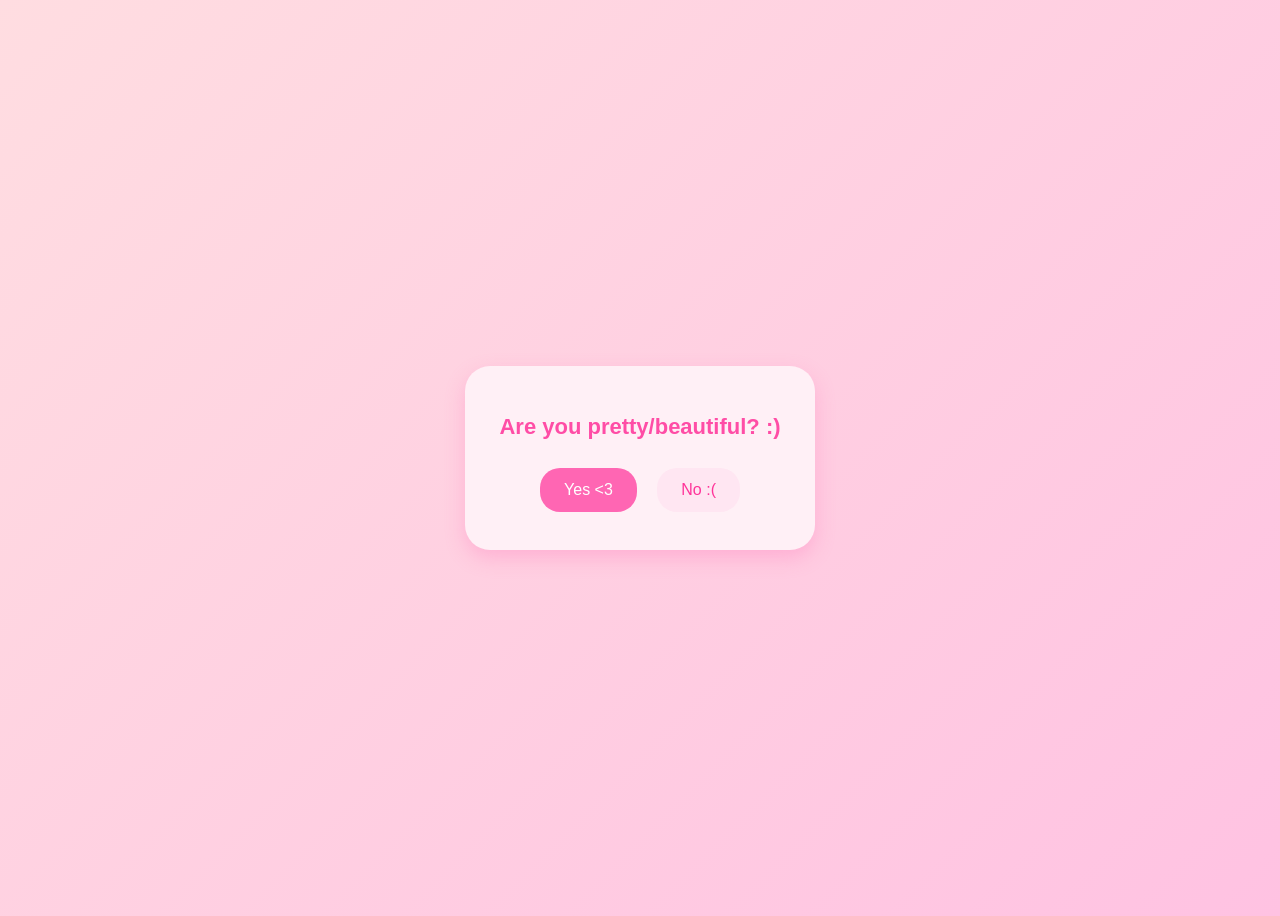
<file: main.html>
<!DOCTYPE html>
<html lang="en">
<head>
  <meta charset="UTF-8">
  <title>Cute Quiz 💖</title>
  <style>
    body {
      background: linear-gradient(135deg, #ffdde1, #ffc2e2);
      font-family: "Comic Sans MS", cursive, sans-serif;
      display: flex;
      justify-content: center;
      align-items: center;
      min-height: 100vh;
      box-sizing: border-box;
      padding: 20px;
      flex-direction: column;
      color: #ff4da6;
    }

    .card {
      background: #fff0f6;
      padding: clamp(20px, 5vw, 30px);
      border-radius: 25px;
      box-shadow: 0 8px 20px rgba(255, 105, 180, 0.3);
      text-align: center;
      width: 100%;
      max-width: 350px;
      animation: popIn 0.6s ease;
      box-sizing: border-box;
    }

    @keyframes popIn {
      from { transform: scale(0.7); opacity: 0; }
      to { transform: scale(1); opacity: 1; }
    }

    h2 {
      margin-bottom: 20px;
      font-size: 22px;
    }

    button {
      padding: 12px 24px;
      margin: 8px;
      border: none;
      border-radius: 20px;
      font-size: 16px;
      cursor: pointer;
      transition: transform 0.2s, background 0.3s;
      min-height: 44px;
      touch-action: manipulation;
    }

    .yes-btn {
      background: #ff66b3;
      color: white;
    }

    .yes-btn:hover {
      background: #ff3399;
      transform: scale(1.05);
    }

    .no-btn {
      background: #ffe6f2;
      color: #ff3399;
    }

    .no-btn:hover {
      background: #ffccf2;
      transform: scale(1.05);
    }

    .popup {
      display: none;
      position: fixed;
      top: 0; left: 0;
      width: 100%; height: 100%;
      background: rgba(255, 192, 203, 0.6);
      justify-content: center;
      align-items: center;
      padding: 20px;
      box-sizing: border-box;
      z-index: 1000;
    }

    .popup-content {
      background: #fff0f6;
      padding: clamp(15px, 5vw, 25px);
      border-radius: 20px;
      text-align: center;
      box-shadow: 0 5px 15px rgba(255, 105, 180, 0.3);
      animation: bounceIn 0.5s ease;
      width: 100%;
      max-width: 400px;
      box-sizing: border-box;
      max-height: 90vh;
      overflow-y: auto;
    }

    @keyframes bounceIn {
      0% { transform: scale(0.6); opacity: 0; }
      60% { transform: scale(1.1); opacity: 1; }
      100% { transform: scale(1); }
    }

    .confetti {
      position: fixed;
      top: 0; left: 0;
      width: 100%; height: 100%;
      pointer-events: none;
      overflow: hidden;
    }

    .confetti div {
      width: 10px; height: 10px;
      background: pink;
      position: absolute;
      animation: fall 3s linear infinite;
      border-radius: 50%;
    }

    @keyframes fall {
      0% { transform: translateY(-10px) rotate(0deg); }
      100% { transform: translateY(100vh) rotate(360deg); }
    }
  </style>

  <style>
    /* Heart Bubble Trail */
    .heart {
      position: fixed;
      font-size: 16px;
      color: #ff66b3;
      pointer-events: none;
      animation: floatUp 1s ease forwards;
    }

    @keyframes floatUp {
      0% { transform: translateY(0) scale(1); opacity: 1; }
      100% { transform: translateY(-50px) scale(1.8); opacity: 0; }
    }
  </style>

  <style>
    /* Fade out animation */
    @keyframes fadeOut {
      from { opacity: 1; }
      to { opacity: 0; }
    }

    /* Cute outro text */
    .outro {
      position: fixed;
      top: 50%;
      left: 50%;
      transform: translate(-50%, -50%);
      font-size: clamp(20px, 6vw, 28px);
      width: 90%;
      text-align: center;
      color: #ff4da6;
      font-family: "Comic Sans MS", cursive, sans-serif;
      text-shadow: 0 0 10px #ff99cc, 0 0 20px #ff66b3;
      opacity: 0;
      animation: outroFade 2s ease forwards;
    }

    @keyframes outroFade {
      0% { opacity: 0; transform: translate(-50%, -50%) scale(0.8); }
      50% { opacity: 1; transform: translate(-50%, -50%) scale(1.1); }
      100% { opacity: 1; transform: translate(-50%, -50%) scale(1); }
    }

  </style>
</head>
<body>
  <div class="card">
    <h2 id="question">Are you pretty/beautiful? :)</h2>
    <button class="yes-btn" onclick="handleYes()">Yes <3 </button>
    <button class="no-btn" onclick="handleNo()">No :(</button>
  </div>

  <div class="popup" id="popup">
    <div class="popup-content">
      <p id="popup-message"></p>
      <button onclick="closePopup()">OK :D</button>
    </div>
  </div>

  <div class="confetti" id="confetti"></div>

  <script>
    const questions = [
      { q: "Are you pretty/beautiful? :)", msg: "You literally are pretty, don't degrade yourself yknow, if you compare then there are always bigger fishes in the market but don't forget that both the ocean and the flower is beautiful but are they similar? No, they are not, they are unique and beautiful in their own way, similarly you are unique, you are beautiful, you are pretty and you are special too ✨" },
      { q: "You Don't want to die right? 💢", msg: "Don't you dare think of it, you are not going anywhere alright? times are tuff, they maybe temporary but not this life, life is way more than what you're suffering from, the suffering range may be high but you are not alone, you are loved, you are loved by me, you are loved by your family, you are loved by your friends, you are loved by your neighbors, you are loved by your teachers," },
      { q: "Do you Love yourself <3 ", msg: "You must love yourself yknow, even if you dont, its alright, I love you, but you deserve to be loved by yourself too yknow, now re-attempt the quiz again ohkay :3" },
      { q: "Are you an awesome / amazing person :3", msg: "You indeed are an amazing person, atleast better than anyone I know :)" },
      { q: "Are you loved? 💌", msg: "Yes you are! By more people than you even realize :D " }
    ];

    let current = 0;
    let noCount = 0;

    function handleYes() {
      spawnConfetti();
      setTimeout(() => {
        nextQuestion();
      }, 1200);
    }

    function handleNo() {
      noCount++;
      document.getElementById("popup-message").innerText = questions[current].msg;
      document.getElementById("popup").style.display = "flex";

      if (noCount >= 3) {
        document.querySelector(".no-btn").style.display = "none";
      }
    }

    function closePopup() {
      document.getElementById("popup").style.display = "none";
    }

    function nextQuestion() {
      noCount = 0;
      document.querySelector(".no-btn").style.display = "inline-block";
      current++;
      if (current < questions.length) {
        document.getElementById("question").innerText = questions[current].q;
      } else {
        document.getElementById("question").innerText = "Yay! You finished all questions! 🎉💖";
        document.querySelector(".yes-btn").style.display = "none";
        document.querySelector(".no-btn").style.display = "none";
      }
    }

    function spawnConfetti() {
      const confetti = document.getElementById("confetti");
      for (let i = 0; i < 20; i++) {
        const div = document.createElement("div");
        div.style.left = Math.random() * 100 + "vw";
        div.style.background = ["#ff99cc","#ffb3d9","#ff66b3","#ff80bf"][Math.floor(Math.random()*4)];
        div.style.animationDuration = (2 + Math.random() * 2) + "s";
        confetti.appendChild(div);
        setTimeout(() => div.remove(), 3000);
      }
    }
  </script>

  <script>
    // 🎀 Cute Heart Mouse Trail
    let lastMove = 0;
    document.addEventListener("mousemove", (e) => {
      const now = Date.now();
      if (now - lastMove < 50) return; // limit heart spawn rate
      lastMove = now;

      const heart = document.createElement("div");
      heart.className = "heart";
      heart.innerHTML = ":3";
      heart.style.left = (e.pageX - 10) + "px";
      heart.style.top = (e.pageY - 10) + "px";
      heart.style.fontSize = (12 + Math.random() * 16) + "px";
      document.body.appendChild(heart);

      setTimeout(() => heart.remove(), 1000);
    });
  </script>

  <script>
    // 🚫 Disable Right Click with Cute Popup
    document.addEventListener("contextmenu", (e) => {
      e.preventDefault();
      const popup = document.getElementById("popup");
      const msg = document.getElementById("popup-message");
      msg.innerText = "Hehe, no right-click allowed here Kavya! ;)";
      popup.style.display = "flex";
    });

  </script>

  <script>
    function nextQuestion() {
      noCount = 0;
      document.querySelector(".no-btn").style.display = "inline-block";
      current++;
      if (current < questions.length) {
        document.getElementById("question").innerText = questions[current].q;
      } else {
        document.getElementById("question").innerText = "Yay! You finished all questions! 🎉💖";
        document.querySelector(".yes-btn").style.display = "none";
        document.querySelector(".no-btn").style.display = "none";

        // After 2 seconds fade out
        setTimeout(() => {
          const card = document.querySelector(".card");
          card.style.animation = "fadeOut 1s forwards";

          // After fade out, show outro text
          setTimeout(() => {
            card.style.display = "none";
            const outro = document.createElement("div");
            outro.className = "outro";
            outro.innerText = "Let's turn off all the lights...";
            document.body.appendChild(outro);

            // After outro animation, go to bd.html
            setTimeout(() => {
              window.location.href = "bd.html";
            }, 4000); // 4s delay before redirect
          }, 1000); // wait for fadeOut animation
        }, 2000); // wait before fadeOut
      }
    }

  </script>
</body>
</html>
</file>
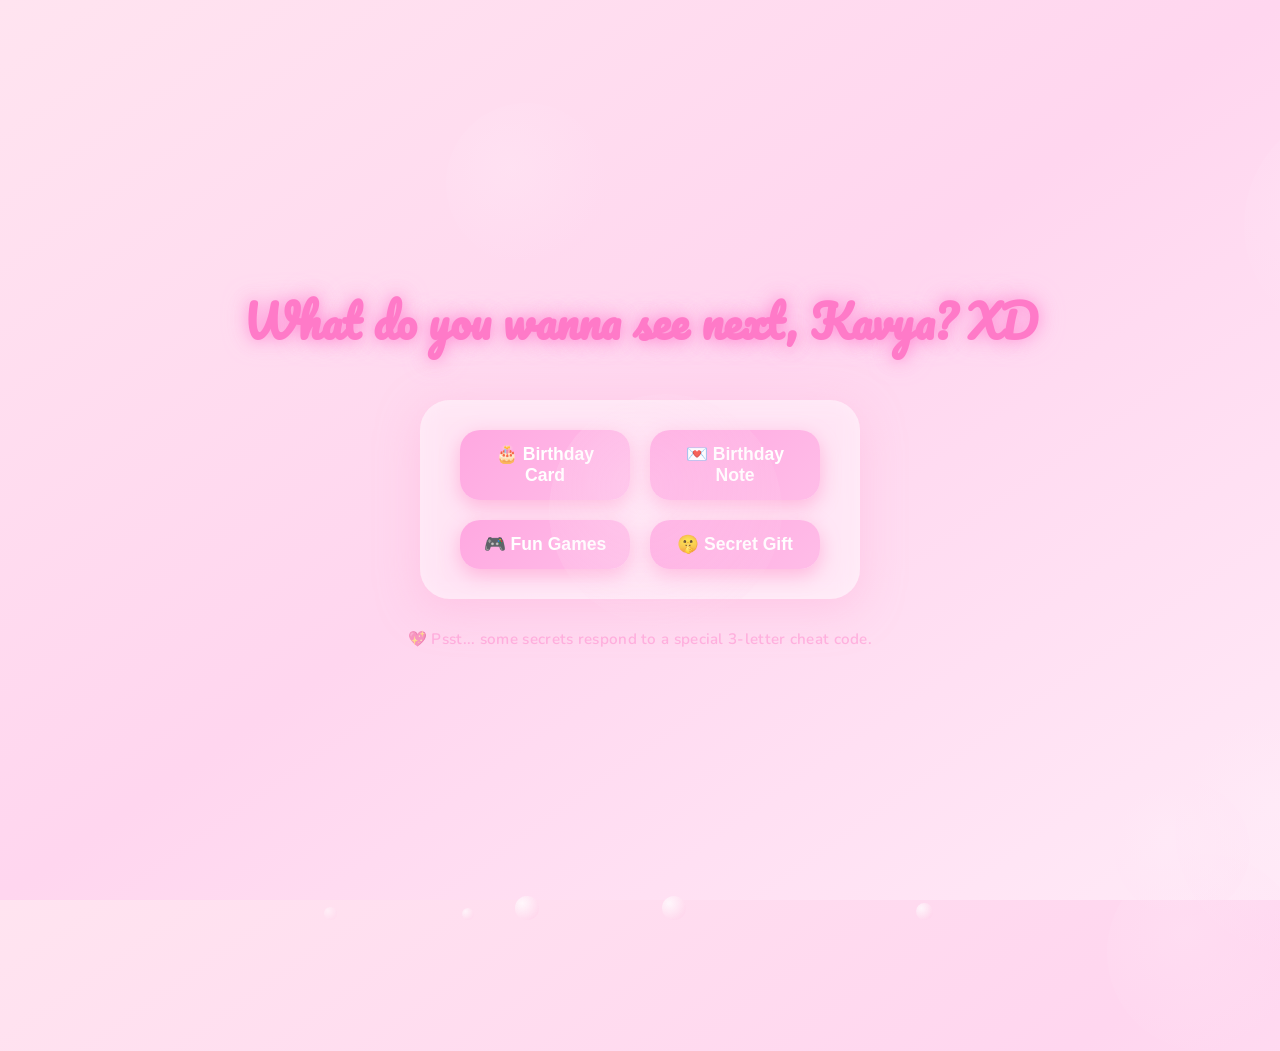
<file: laters/direct.html>
<!DOCTYPE html>
<html lang="en">
<head>
<meta charset="UTF-8">
<meta name="viewport" content="width=device-width, initial-scale=1.0">
<title>Kavya Menu</title>
<style>
  @import url('https://fonts.googleapis.com/css2?family=Nunito:wght@400;600;700&family=Pacifico&display=swap');

  body {
    margin: 0;
    min-height: 100vh;
    background: linear-gradient(145deg, #ffe4f0, #ffd6ef, #ffeaf7);
    display: flex;
    justify-content: center;
    align-items: center;
    flex-direction: column;
    overflow-y: auto;
    font-family: 'Nunito', sans-serif;
    position: relative;
    padding: 20px;
    box-sizing: border-box;
    touch-action: manipulation;
  }

  h1 {
    font-family: 'Pacifico', cursive;
    color: #ff7ac8;
    font-size: clamp(1.8rem, 6vw, 2.8rem);
    margin-bottom: clamp(20px, 5vw, 40px);
    text-shadow: 0 0 15px rgba(255, 120, 200, 0.7),
                 0 0 25px rgba(255, 180, 240, 0.6);
    animation: floatTitle 3s ease-in-out infinite;
    text-align: center;
  }

  @keyframes floatTitle {
    0%, 100% { transform: translateY(0); }
    50% { transform: translateY(-8px); }
  }

  .buttons-grid {
    display: grid;
    grid-template-columns: repeat(2, 1fr);
    max-width: 440px;
    width: 100%;
    grid-gap: 20px;
    justify-content: center;
    align-items: center;
    background: rgba(255, 255, 255, 0.35);
    border-radius: 30px;
    padding: clamp(20px, 5vw, 30px) clamp(20px, 5vw, 40px);
    box-shadow: 0 10px 40px rgba(255, 180, 220, 0.5),
                inset 0 0 20px rgba(255, 255, 255, 0.3);
    backdrop-filter: blur(10px);
    animation: floatBox 4s ease-in-out infinite;
    box-sizing: border-box;
  }

  @keyframes floatBox {
    0%, 100% { transform: translateY(0) scale(1); }
    50% { transform: translateY(-6px) scale(1.02); }
  }

  button {
    background: linear-gradient(135deg, #ffa8e1, #ffbde8);
    border: none;
    color: white;
    font-size: 1.1em;
    font-weight: 700;
    padding: 14px 20px;
    border-radius: 20px;
    cursor: pointer;
    box-shadow: 0 6px 20px rgba(255, 105, 180, 0.4);
    transition: all 0.3s ease;
    position: relative;
    overflow: hidden;
    outline: none;
    min-height: 44px;
    touch-action: manipulation;
  }

  button:hover {
    transform: scale(1.05) rotate(-2deg);
    background: linear-gradient(135deg, #ffc0eb, #ff7fcc);
    box-shadow: 0 8px 30px rgba(255, 90, 180, 0.6);
  }

  @media (max-width: 380px) {
    .buttons-grid {
      grid-template-columns: 1fr;
      grid-gap: 15px;
    }
    button {
      font-size: 1em;
      padding: 12px 16px;
    }
  }

  button::before {
    content: "";
    position: absolute;
    width: 0;
    height: 300%;
    top: 50%;
    left: 50%;
    transform: translate(-50%, -50%) rotate(45deg);
    background: rgba(255, 255, 255, 0.4);
    transition: width 0.5s ease;
  }

  button:hover::before {
    width: 250%;
  }

  /* Cute floating bubbles */
  .bubble {
    position: absolute;
    bottom: -20px;
    border-radius: 50%;
    background: radial-gradient(circle at 30% 30%, rgba(255,255,255,0.9), rgba(255,180,220,0.4));
    animation: rise 10s linear infinite;
    opacity: 0.8;
    filter: blur(0.5px);
  }
  .soft-bubble, .bubble {
    pointer-events: none;
  }

  @keyframes rise {
    0% {
      transform: translateY(0) scale(1);
      opacity: 0.7;
    }
    100% {
      transform: translateY(-110vh) scale(1.3);
      opacity: 0;
    }
  }

  /* Soft background glow bubbles (larger, slower) */
  .soft-bubble {
    position: absolute;
    border-radius: 50%;
    background: radial-gradient(circle at 40% 40%, rgba(255,240,250,0.6), rgba(255,190,230,0.2));
    opacity: 0.4;
    animation: softFloat 15s ease-in-out infinite;
  }

  @keyframes softFloat {
    0%, 100% { transform: translateY(0) scale(1); }
    50% { transform: translateY(-20px) scale(1.1); }
  }
</style>

<style>
.mouse-bubble {
  position: absolute;
  border-radius: 50%;
  pointer-events: none;
  opacity: 1;
  filter: blur(1px);
  box-shadow: 0 0 10px rgba(255,180,220,0.8), 0 0 20px rgba(255,160,210,0.5);
  transition: opacity 0.8s ease, transform 0.8s ease;
  z-index: 9999;
}
.subtle-hint {
  margin-top: 30px;
  font-size: clamp(0.8rem, 2.5vw, 0.95rem);
  color: #ff85cb;
  opacity: 0.5;
  text-align: center;
  font-family: 'Nunito', sans-serif;
  font-weight: 600;
  letter-spacing: 0.3px;
  user-select: none;
  transition: opacity 0.3s ease;
  max-width: 90vw;
  z-index: 10;
}
.subtle-hint:hover {
  opacity: 0.9;
}
</style>
  
</head>
<body>
  <h1>What do you wanna see next, Kavya? XD </h1>
  <div class="buttons-grid">
    <button onclick="location.href='card/index.html'">🎂 Birthday Card</button>
    <button onclick="location.href='note/index.html'">💌 Birthday Note</button>
    <button onclick="location.href='games/toc.html'">🎮 Fun Games</button>
    <button onclick="showGenshinPopup()">🤫 Secret Gift</button>

  <div id="genshinPopup" style="
  display: none;
  position: fixed;
  top: 50%;
  left: 50%;
  transform: translate(-50%, -50%) scale(0.8);
  background: rgba(255, 220, 240, 0.96);
  color: #ff68b3;
  font-family: 'Pacifico', cursive;
  padding: 20px clamp(15px, 5vw, 40px);
  border-radius: 25px;
  font-size: clamp(16px, 5vw, 24px);
  text-align: center;
  box-shadow: 0 0 30px rgba(255, 150, 210, 0.7);
  z-index: 9999;
  opacity: 0;
  transition: all 0.6s ease;
  width: min(320px, 90vw);
">
🌸 Share Me Your Address In Insta Dm 💫
</div>
      
  </div>
  <div id="easterEggHint" class="subtle-hint"></div>
  <!-- Cute Right-Click Popup -->
  <div id="rightClickPopup" style="
    display: none;
    position: fixed;
    top: 50%;
    left: 50%;
    transform: translate(-50%, -50%);
    background: rgba(255, 182, 193, 0.95);
    color: #000;
    font-family: 'Signika', sans-serif;
    padding: 20px clamp(15px, 5vw, 40px);
    border-radius: 20px;
    font-size: clamp(16px, 4.5vw, 20px);
    box-shadow: 0 0 20px rgba(255, 105, 180, 0.7);
    text-align: center;
    z-index: 9999;
    opacity: 0;
    transition: opacity 0.5s ease;
    width: min(320px, 90vw);
  ">
    🚫 No peeking! Kavya, sorry bout that 
  </div>

  <script>
  // Disable Right-Click with Cute Popup
  document.addEventListener('contextmenu', function (event) {
    event.preventDefault();
    const popup = document.getElementById('rightClickPopup');
    popup.style.display = 'block';
    setTimeout(() => popup.style.opacity = '1', 10);

    // Fade out after 2 seconds
    setTimeout(() => {
      popup.style.opacity = '0';
      setTimeout(() => popup.style.display = 'none', 500);
    }, 2000);
  });
  </script>


  <script>
    // Floating minimal bubbles rising from the bottom ✨
    function createBubble() {
      const bubble = document.createElement('div');
      bubble.classList.add('bubble');
      const size = 10 + Math.random() * 15; // smaller & cuter
      bubble.style.width = `${size}px`;
      bubble.style.height = `${size}px`;
      bubble.style.left = Math.random() * 100 + 'vw';
      bubble.style.animationDuration = 8 + Math.random() * 6 + 's'; // slower movement
      bubble.style.opacity = 0.4 + Math.random() * 0.5;
      document.body.appendChild(bubble);
      setTimeout(() => bubble.remove(), 15000);
    }
    setInterval(createBubble, 250);

    // Soft background glow bubbles 🫧
    for (let i = 0; i < 6; i++) {
      const soft = document.createElement('div');
      soft.classList.add('soft-bubble');
      const size = 120 + Math.random() * 150;
      soft.style.width = `${size}px`;
      soft.style.height = `${size}px`;
      soft.style.left = Math.random() * 100 + 'vw';
      soft.style.top = Math.random() * 100 + 'vh';
      soft.style.animationDelay = Math.random() * 10 + 's';
      document.body.appendChild(soft);
    }
  </script>

  <script>
// 🩷 Cute bubbly mouse trail effect ✨
document.addEventListener("mousemove", (e) => {
  const trail = document.createElement("div");
  trail.classList.add("mouse-bubble");
  const size = 8 + Math.random() * 18;
  trail.style.width = `${size}px`;
  trail.style.height = `${size}px`;
  trail.style.left = `${e.pageX - size / 2}px`;
  trail.style.top = `${e.pageY - size / 2}px`;
  trail.style.background = `radial-gradient(circle at 30% 30%, rgba(255,255,255,0.9), rgba(255,180,220,0.5))`;
  document.body.appendChild(trail);

  setTimeout(() => {
    trail.style.opacity = "0";
    trail.style.transform = "translateY(-10px) scale(1.3)";
  }, 50);
  setTimeout(() => trail.remove(), 800);
});
</script>

<script>
let typed = '';
const secretCode = 'ily';

document.addEventListener('keydown', (e) => {
  typed += e.key.toLowerCase();

  // Keep only the last few characters to match secretCode length
  if (typed.length > secretCode.length) typed = typed.slice(-secretCode.length);

  if (typed === secretCode) {
    showCuteEffectThenRedirect();
    typed = ''; // reset so it can trigger again
  }
});

// Device type detection & dynamic hint initialization
const isTouchDevice = ('ontouchstart' in window) || (navigator.maxTouchPoints > 0) || (navigator.msMaxTouchPoints > 0);
const hintElement = document.getElementById('easterEggHint');
if (hintElement) {
  if (isTouchDevice) {
    hintElement.textContent = "💖 Psst... try tapping somewhere three times.";
  } else {
    hintElement.textContent = "💖 Psst... some secrets respond to a special 3-letter cheat code.";
  }
}

// Touch-based triple tap easter egg logic (only for touch devices)
if (isTouchDevice) {
  let touchStartX = 0;
  let touchStartY = 0;
  let tapTimestamps = [];

  document.body.addEventListener('touchstart', (e) => {
    if (e.touches.length > 1) return; // Ignore multi-touch
    const touch = e.touches[0];
    touchStartX = touch.clientX;
    touchStartY = touch.clientY;
  }, { passive: true });

  document.body.addEventListener('touchend', (e) => {
    if (e.changedTouches.length !== 1) return;
    
    const touch = e.changedTouches[0];
    const deltaX = Math.abs(touch.clientX - touchStartX);
    const deltaY = Math.abs(touch.clientY - touchStartY);
    
    // Ignore swipes/scrolls
    if (deltaX > 10 || deltaY > 10) return;
    
    // Ignore interactive UI components
    const isInteractive = e.target.closest('button, a, input, textarea, select, option, label, [role="button"], [role="link"], [onclick]');
    if (isInteractive) return;
    
    const now = Date.now();
    // Keep only taps within the last 800ms
    tapTimestamps = tapTimestamps.filter(t => now - t <= 800);
    tapTimestamps.push(now);
    
    if (tapTimestamps.length === 3) {
      showCuteEffectThenRedirect();
      tapTimestamps = []; // reset
    }
  }, { passive: true });
}

function showCuteEffectThenRedirect() {
  // Create hearts floating effect
  for (let i = 0; i < 50; i++) {
    const heart = document.createElement('div');
    heart.textContent = '💖';
    heart.style.position = 'absolute';
    heart.style.left = Math.random() * window.innerWidth + 'px';
    heart.style.top = Math.random() * window.innerHeight + 'px';
    heart.style.fontSize = (20 + Math.random() * 30) + 'px';
    heart.style.opacity = Math.random();
    heart.style.transition = 'all 2s ease-out';
    document.body.appendChild(heart);

    setTimeout(() => {
      heart.style.top = (parseFloat(heart.style.top) - 200) + 'px';
      heart.style.opacity = 0;
    }, 50);

    setTimeout(() => heart.remove(), 2500);
  }

  // Optional: fade out the whole page slightly for transition
  document.body.style.transition = 'background 1s ease, opacity 1s ease';
  document.body.style.opacity = 0.8;

  // Redirect after effect
  setTimeout(() => {
    window.location.href = 'secret/index.html';
  }, 2500); // matches the heart animation duration
}
</script>

<script>
function showGenshinPopup() {
  const popup = document.getElementById("genshinPopup");
  popup.style.display = "block";
  setTimeout(() => {
    popup.style.opacity = "1";
    popup.style.transform = "translate(-50%, -50%) scale(1)";
  }, 10);

  // Fade out automatically after 5 seconds
  setTimeout(() => {
    popup.style.opacity = "0";
    popup.style.transform = "translate(-50%, -50%) scale(0.9)";
    setTimeout(() => popup.style.display = "none", 600);
  }, 5000);
}
</script>
  
</body>
</html>
</file>
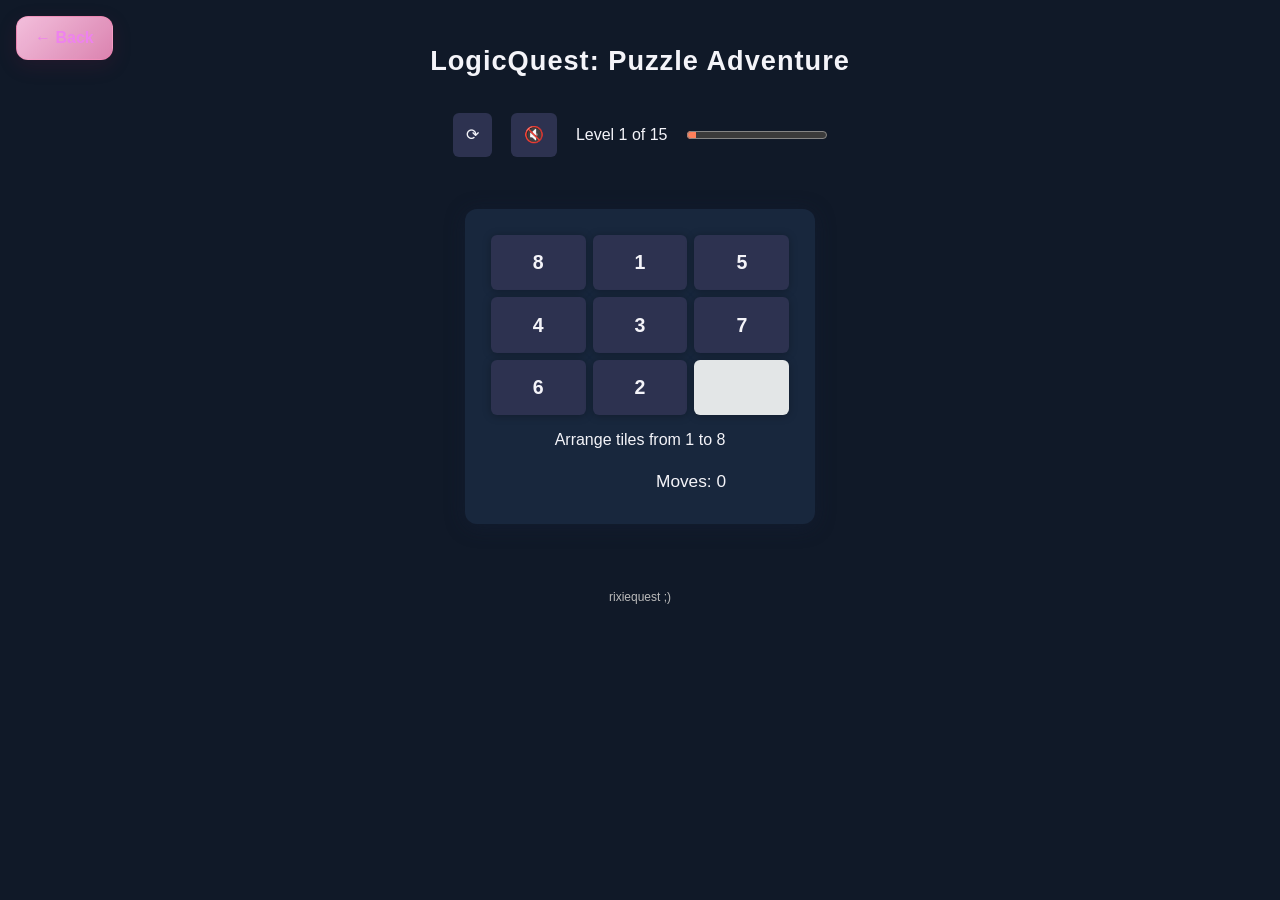
<file: laters/games/puzzle.html>
<!DOCTYPE html>
<html lang="en">
<head>
  <meta charset="UTF-8">
  <title>rixieQuest: Puzzle Adventure</title>
  <meta name="viewport" content="width=device-width,initial-scale=1.0">
  <link rel="stylesheet" href="styles.css" />

  <style>
  .back-btn {
  position: fixed;
  left: 16px;
  top: 16px;
  background: linear-gradient(135deg, rgba(255,200,230,0.95), rgba(255,150,200,0.85));
  color: violet;
  font-weight: 700;
  border-radius: 12px;
  padding: 10px 18px;
  border: 1px solid rgba(255, 120, 170, 0.4);
  box-shadow: 0 6px 20px rgba(140, 30, 70, 0.15);
  cursor: pointer;
  z-index: 1000;
  transition: all 0.25s ease;
  min-height: 44px;
  display: inline-flex;
  align-items: center;
  justify-content: center;
  touch-action: manipulation;
}
.back-btn:hover {
  background: linear-gradient(135deg, #ff9ec9, #ff7ab6);
  color: white;
  transform: translateY(-2px);
  box-shadow: 0 10px 24px rgba(255, 120, 160, 0.25);
}
</style>
  
</head>
<body>
    
  <div class="back-btn" onclick="location.href='../direct.html'">← Back</div>

  <header>
    <h1><span id="game-title">LogicQuest: Puzzle Adventure</span></h1>
    <nav>
      <button id="reset-btn" title="Restart Level">⟳</button>
      <button id="mute-btn" aria-label="Toggle Sound">🔇</button>
      <span id="level-indicator"></span>
      <span id="progress-bar-wrapper">
        <progress id="progress-bar" max="15" value="1"></progress>
      </span>
    </nav>
  </header>
  <main>
    <section id="game-section">
      <div id="grid-container"></div>
      <div id="objectives"></div>
      <div id="controller-panel">
        <div class="stat-block"><span id="timer-label"></span> <span id="timer-value"></span></div>
        <div class="stat-block"><span id="moves-label"></span> <span id="moves-value"></span></div>
      </div>
    </section>
    <section id="level-menu" class="modal hidden">
      <h2>Select Level</h2>
      <div id="level-list"></div>
      <button id="close-level-menu">Close</button>
    </section>
    <section id="complete-modal" class="modal hidden" role="dialog" aria-modal="true">
      <h2>Level Complete!</h2>
      <p id="completion-message"></p>
      <div class="performance">
        <span>Moves: <span id="complete-moves"></span></span>
        <span>Time: <span id="complete-time"></span></span>
      </div>
      <button id="next-level-btn">Next Level</button>
      <button id="restart-level-btn">Replay Level</button>
      <button id="menu-btn">Level Menu</button>
    </section>
    <section id="fail-modal" class="modal hidden" role="dialog" aria-modal="true">
      <h2>Try Again!</h2>
      <p id="fail-message"></p>
      <button id="retry-btn">Retry</button>
      <button id="menu-btn-2">Level Menu</button>
    </section>
  </main>
  <footer>
    <small>rixiequest ;)</small>
  </footer>
    </div>
  <!-- Cute Right-Click Popup -->
  <div id="rightClickPopup" style="
    display: none;
    position: fixed;
    top: 50%;
    left: 50%;
    transform: translate(-50%, -50%);
    background: rgba(255, 182, 193, 0.95);
    color: #000;
    font-family: 'Signika', sans-serif;
    padding: 20px clamp(15px, 5vw, 40px);
    border-radius: 20px;
    font-size: clamp(16px, 4.5vw, 20px);
    box-shadow: 0 0 20px rgba(255, 105, 180, 0.7);
    text-align: center;
    z-index: 9999;
    opacity: 0;
    transition: opacity 0.5s ease;
    width: min(320px, 90vw);
  ">
    🚫 No peeking! Kavya, sorry bout that 
  </div>

  <script>
  // Disable Right-Click with Cute Popup
  document.addEventListener('contextmenu', function (event) {
    event.preventDefault();
    const popup = document.getElementById('rightClickPopup');
    popup.style.display = 'block';
    setTimeout(() => popup.style.opacity = '1', 10);

    // Fade out after 2 seconds
    setTimeout(() => {
      popup.style.opacity = '0';
      setTimeout(() => popup.style.display = 'none', 500);
    }, 2000);
  });
  </script>

  <script src="game.js"></script>
</body>
</html>
</file>
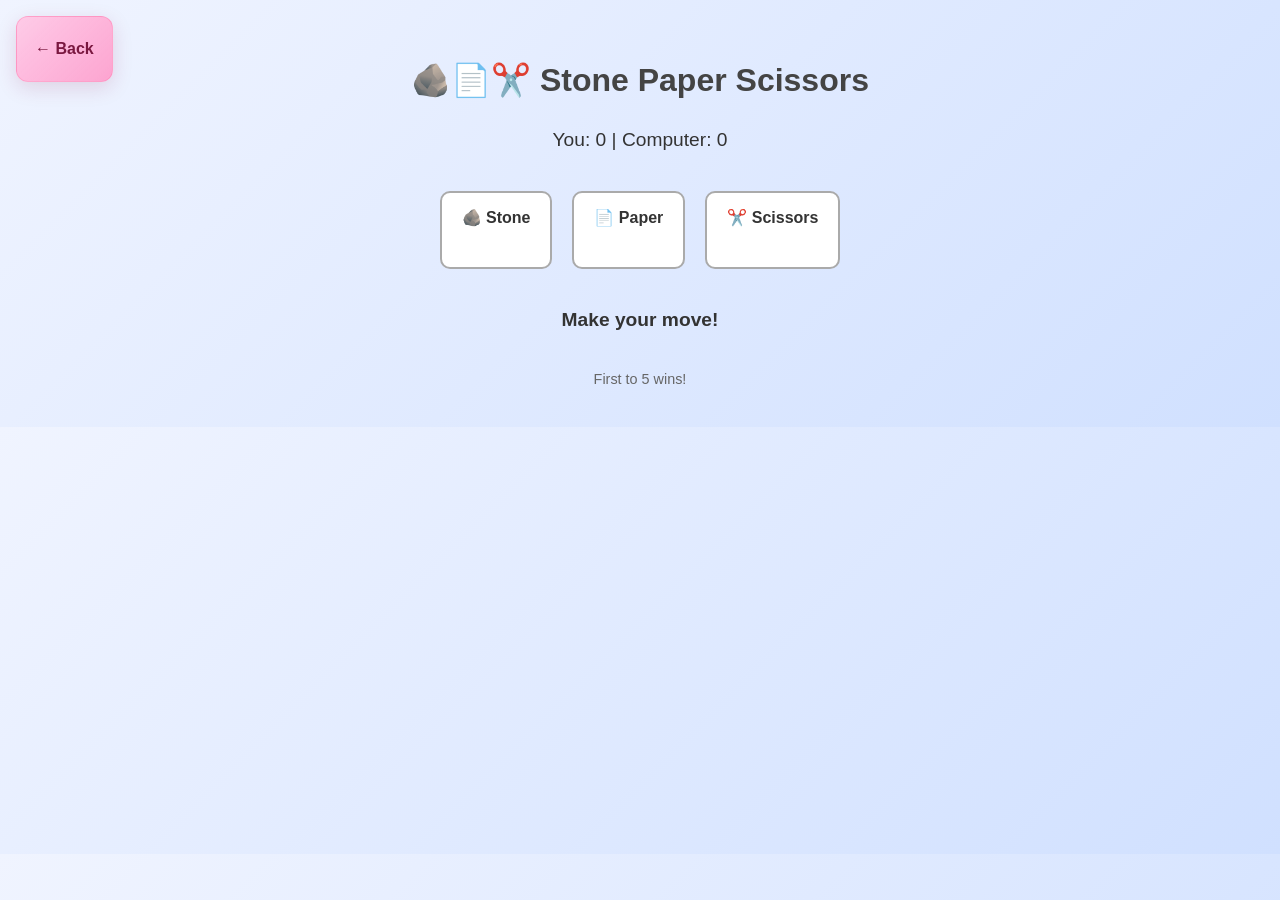
<file: laters/games/stone.html>
<!DOCTYPE html>
<html lang="en">
<head>
  <meta charset="UTF-8" />
  <meta name="viewport" content="width=device-width, initial-scale=1.0"/>
  <title>Stone Paper Scissors</title>
  <style>
    body {
      margin: 0;
      font-family: 'Segoe UI', sans-serif;
      background: linear-gradient(135deg, #f0f4ff, #d0e0ff);
      display: flex;
      flex-direction: column;
      align-items: center;
      padding: 40px 20px;
      color: #333;
    }

    h1 {
      font-size: 2rem;
      margin-bottom: 10px;
      color: #444;
    }

    .scoreboard {
      margin: 20px 0;
      font-size: 1.2rem;
    }

    .choices {
      display: flex;
      gap: clamp(8px, 3vw, 20px);
      margin: 20px 0;
      flex-wrap: wrap;
      justify-content: center;
    }

    .choice {
      background: #fff;
      border: 2px solid #aaa;
      border-radius: 10px;
      padding: 15px clamp(10px, 3vw, 20px);
      cursor: pointer;
      font-size: 1rem;
      font-weight: bold;
      transition: transform 0.2s ease;
      min-height: 44px;
      touch-action: manipulation;
    }

    .choice:hover {
      transform: scale(1.05);
      border-color: #555;
    }

    .result {
      margin-top: 20px;
      font-size: 1.2rem;
      font-weight: bold;
    }

    .highlight {
      color: #2cb67d;
    }

    .loss {
      color: #ef4565;
    }

    .draw {
      color: #555;
    }

    .footer {
      margin-top: 40px;
      font-size: 0.9rem;
      color: #666;
    }

  .back-btn {
  position: fixed;
  left: 16px;
  top: 16px;
  background: linear-gradient(135deg, rgba(255,200,230,0.95), rgba(255,150,200,0.85));
  color: #7a1840;
  font-weight: 700;
  border-radius: 12px;
  padding: 10px 18px;
  border: 1px solid rgba(255, 120, 170, 0.4);
  box-shadow: 0 6px 20px rgba(140, 30, 70, 0.15);
  cursor: pointer;
  z-index: 1000;
  transition: all 0.25s ease;
  min-height: 44px;
  display: inline-flex;
  align-items: center;
  justify-content: center;
  touch-action: manipulation;
}
.back-btn:hover {
  background: linear-gradient(135deg, #ff9ec9, #ff7ab6);
  color: white;
  transform: translateY(-2px);
  box-shadow: 0 10px 24px rgba(255, 120, 160, 0.25);
}
  </style>
</head>
<body>
  <div class="back-btn" onclick="location.href='../direct.html'">← Back</div>
  <h1>🪨📄✂️ Stone Paper Scissors</h1>
  <div class="scoreboard">
    You: <span id="playerScore">0</span> | Computer: <span id="computerScore">0</span>
  </div>

  <div class="choices">
    <div class="choice" data-choice="stone">🪨 Stone</div>
    <div class="choice" data-choice="paper">📄 Paper</div>
    <div class="choice" data-choice="scissors">✂️ Scissors</div>
  </div>

  <div id="result" class="result">Make your move!</div>

  <div class="footer">First to 5 wins!</div>

    </div>
  <!-- Cute Right-Click Popup -->
  <div id="rightClickPopup" style="
    display: none;
    position: fixed;
    top: 50%;
    left: 50%;
    transform: translate(-50%, -50%);
    background: rgba(255, 182, 193, 0.95);
    color: #000;
    font-family: 'Signika', sans-serif;
    padding: 20px clamp(15px, 5vw, 40px);
    border-radius: 20px;
    font-size: clamp(16px, 4.5vw, 20px);
    box-shadow: 0 0 20px rgba(255, 105, 180, 0.7);
    text-align: center;
    z-index: 9999;
    opacity: 0;
    transition: opacity 0.5s ease;
    width: min(320px, 90vw);
  ">
    🚫 No peeking! Kavya, sorry bout that 
  </div>

  <script>
  // Disable Right-Click with Cute Popup
  document.addEventListener('contextmenu', function (event) {
    event.preventDefault();
    const popup = document.getElementById('rightClickPopup');
    popup.style.display = 'block';
    setTimeout(() => popup.style.opacity = '1', 10);

    // Fade out after 2 seconds
    setTimeout(() => {
      popup.style.opacity = '0';
      setTimeout(() => popup.style.display = 'none', 500);
    }, 2000);
  });
  </script>


  <script>
    const choices = document.querySelectorAll('.choice');
    const resultEl = document.getElementById('result');
    const playerScoreEl = document.getElementById('playerScore');
    const computerScoreEl = document.getElementById('computerScore');

    let playerScore = 0;
    let computerScore = 0;

    const beats = {
      stone: 'scissors',
      paper: 'stone',
      scissors: 'paper'
    };

    function getComputerChoice() {
      const options = ['stone', 'paper', 'scissors'];
      return options[Math.floor(Math.random() * options.length)];
    }

    function playRound(playerChoice) {
      const computerChoice = getComputerChoice();

      if (playerChoice === computerChoice) {
        resultEl.textContent = `Draw! You both chose ${playerChoice}.`;
        resultEl.className = 'result draw';
      } else if (beats[playerChoice] === computerChoice) {
        playerScore++;
        resultEl.textContent = `You win! ${playerChoice} beats ${computerChoice}.`;
        resultEl.className = 'result highlight';
      } else {
        computerScore++;
        resultEl.textContent = `You lose! ${computerChoice} beats ${playerChoice}.`;
        resultEl.className = 'result loss';
      }

      playerScoreEl.textContent = playerScore;
      computerScoreEl.textContent = computerScore;

      if (playerScore === 5 || computerScore === 5) {
        setTimeout(() => {
          alert(playerScore === 5 ? "🎉 You won the game!" : "😢 Computer won the game!");
          playerScore = 0;
          computerScore = 0;
          playerScoreEl.textContent = 0;
          computerScoreEl.textContent = 0;
          resultEl.textContent = "Make your move!";
          resultEl.className = 'result';
        }, 100);
      }
    }

    choices.forEach(choice => {
      choice.addEventListener('click', () => {
        const playerChoice = choice.dataset.choice;
        playRound(playerChoice);
      });
    });
  </script>
</body>
</html>
</file>
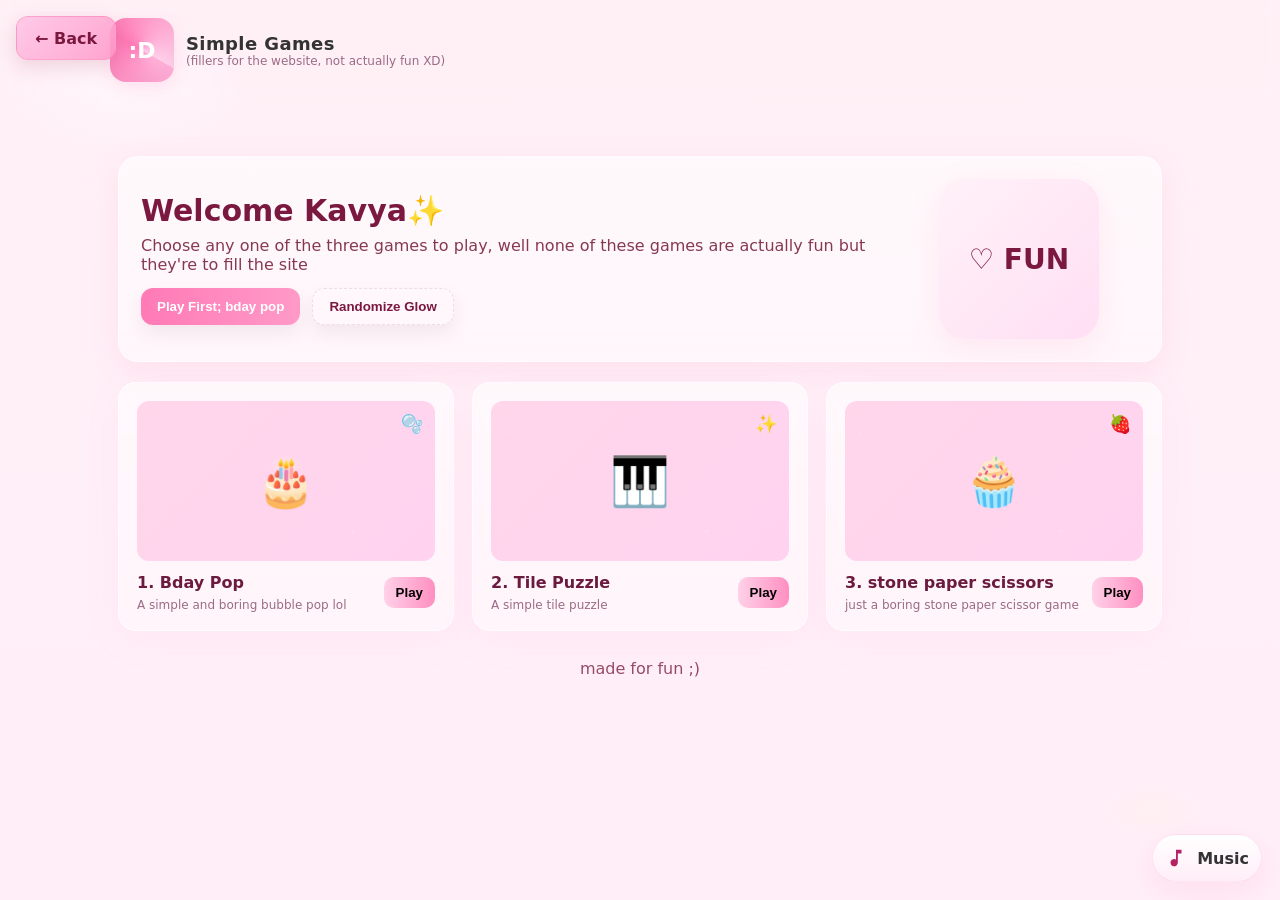
<file: laters/games/toc.html>
<!doctype html>
<html lang="en">
<head>
  <meta charset="utf-8" />
  <meta name="viewport" content="width=device-width,initial-scale=1" />
  <title>simple games ;)</title>
  <style>
    :root{
      --bg1:#fff0f6; --bg2:#ffeef8; --accent:#ff7ab6; --muted:#f6d9e8; --glass: rgba(255,255,255,0.6);
      --shadow: 0 8px 30px rgba(255,120,170,0.12);
      --glass-border: linear-gradient(135deg, rgba(255,255,255,0.9), rgba(255,255,255,0.5));
      --radius:20px;
      font-family: 'Poppins', system-ui, -apple-system, 'Segoe UI', Roboto, 'Helvetica Neue', Arial;
    }
    *{box-sizing:border-box}
    html,body{height:100%;margin:0;background: radial-gradient(1200px 600px at 10% 10%, #fff6fb 0%, transparent 10%), radial-gradient(800px 400px at 90% 90%, #fff0f2 0%, transparent 8%), linear-gradient(180deg,var(--bg1),var(--bg2)); color:#333}

    header{
      display:flex;align-items:center;gap:16px;padding:18px 28px;
      padding-left: 110px;
      backdrop-filter: blur(6px) saturate(1.05);
    }
    .logo{
      display:flex;align-items:center;gap:12px;
    }
    .logo .badge{
      width:64px;height:64px;border-radius:16px;display:grid;place-items:center;font-weight:800;font-size:22px;color:white;
      background: conic-gradient(from 120deg,#ffb0d9, #ff7ab6, #ffd0ea);
      box-shadow: 0 6px 18px rgba(255,80,150,0.12), inset 0 -6px 20px rgba(0,0,0,0.03);
    }
    .title{font-size:18px;font-weight:700;letter-spacing:0.4px}
    .subtitle{font-size:12px;color:#9b6b86}

    main{max-width:1100px;margin:28px auto;padding:28px}
    .hero{
      display:flex;gap:24px;align-items:center;background:linear-gradient(180deg, rgba(255,255,255,0.6), rgba(255,255,255,0.45));
      border-radius:var(--radius);padding:22px;box-shadow:var(--shadow);border:1px solid rgba(255,255,255,0.6);
    }
    .hero-left{flex:1}
    .hero h1{margin:0;font-size:30px;color:#7a1840}
    .hero p{margin:8px 0 0;color:#7a2440;opacity:0.9}
    .cta{margin-top:14px;display:flex;gap:12px}
    .btn{padding:10px 16px;border-radius:12px;border:0;font-weight:700;cursor:pointer;box-shadow: 0 8px 18px rgba(120,40,90,0.08)}
    .btn-play{background:linear-gradient(90deg,var(--accent),#ff9ac8);color:white}
    .btn-ghost{background:transparent;border:1px dashed rgba(122,36,64,0.12);color:#7a1840}

    .grid{display:grid;grid-template-columns:repeat(auto-fit,minmax(240px,1fr));gap:18px;margin-top:22px}
    .card{
      border-radius:18px;padding:18px;background:linear-gradient(180deg, rgba(255,255,255,0.6), rgba(255,255,255,0.4));
      box-shadow: 0 10px 40px rgba(250,120,180,0.06);border:1px solid rgba(255,255,255,0.6);
      position:relative;overflow:hidden;transition:transform .35s ease,box-shadow .35s ease;
    }
    .card:hover{transform:translateY(-8px);box-shadow:0 18px 60px rgba(255,80,150,0.12)}
    .thumb{height:160px;border-radius:12px;display:flex;align-items:center;justify-content:center;font-size:48px;background:linear-gradient(135deg,#ffd6ea,#ffd3f0);margin-bottom:12px;position:relative}
    .heart-anim{position:absolute;right:12px;top:12px;font-size:18px;animation:floaty 3s ease-in-out infinite}
    @keyframes floaty{0%{transform:translateY(0)}50%{transform:translateY(-6px)}100%{transform:translateY(0)}}

    .meta{display:flex;align-items:center;justify-content:space-between}
    .meta .name{font-weight:800;color:#6a1b3f}
    .meta .play{background:linear-gradient(90deg,#ffd1e8,#ff8fc1);padding:8px 12px;border-radius:10px;border:0;font-weight:700;cursor:pointer}

    footer{margin-top:28px;text-align:center;color:#7a2440;opacity:0.8}

    /* floating music toggle */
    .music-toggle{position:fixed;right:18px;bottom:18px;background:linear-gradient(180deg,#fff,#ffeef7);border-radius:999px;padding:12px;border:1px solid rgba(255,160,200,0.25);box-shadow:0 10px 30px rgba(255,120,160,0.12);cursor:pointer;display:flex;align-items:center;gap:10px}
    .music-toggle img{width:22px;height:22px}

    /* back button top-left */
.back-btn {
  position: fixed;
  left: 16px;
  top: 16px;
  background: linear-gradient(135deg, rgba(255,200,230,0.95), rgba(255,150,200,0.85));
  color: #7a1840;
  font-weight: 700;
  border-radius: 12px;
  padding: 10px 18px;
  border: 1px solid rgba(255, 120, 170, 0.4);
  box-shadow: 0 6px 20px rgba(140, 30, 70, 0.15);
  cursor: pointer;
  z-index: 1000;
  transition: all 0.25s ease;
  min-height: 44px;
  display: inline-flex;
  align-items: center;
  justify-content: center;
  touch-action: manipulation;
}
.back-btn:hover {
  background: linear-gradient(135deg, #ff9ec9, #ff7ab6);
  color: white;
  transform: translateY(-2px);
  box-shadow: 0 10px 24px rgba(255, 120, 160, 0.25);
}

    /* responsive tweaks */
    @media (max-width:540px){
      .hero{flex-direction:column}
      .logo .badge{width:52px;height:52px}
      header { padding-left: 110px; padding-right: 16px; }
    }
    @media (max-width:420px){
      .cta {
        flex-direction: column;
        gap: 8px;
      }
      .btn {
        width: 100%;
        text-align: center;
      }
    }

    /* small decorative animations */
    .sparkles{position:absolute;inset:0;pointer-events:none;opacity:0.18;background-image:radial-gradient(circle at 10% 20%, rgba(255,255,255,0.8) 1px, transparent 2px), radial-gradient(circle at 70% 60%, rgba(255,255,255,0.75) 1px, transparent 3px);}    
  </style>
</head>
<body>
  <div class="back-btn" onclick="goBack()">← Back</div>
  <header>
    <div class="logo">
      <div class="badge">:D</div>
      <div>
        <div class="title">Simple Games</div>
        <div class="subtitle">(fillers for the website, not actually fun XD)</div>
      </div>
    </div>
  </header>

  <main>
    <section class="hero">
      <div class="hero-left">
        <h1>Welcome Kavya✨</h1>
        <p>Choose any one of the three games to play, well none of these games are actually fun but they're to fill the site</p>
        <div class="cta">
          <button class="btn btn-play" onclick="openFirst()">Play First; bday pop</button>
          <button class="btn btn-ghost" onclick="shuffleGlow()">Randomize Glow</button>
        </div>
      </div>
      <div style="width:240px;display:flex;align-items:center;justify-content:center">
        <div style="width:160px;height:160px;border-radius:26px;background:linear-gradient(135deg,#fff1f8,#ffdff4);display:grid;place-items:center;font-size:28px;font-weight:900;color:#7a1840;box-shadow:var(--shadow)">♡ FUN</div>
      </div>
    </section>

    <div class="grid" style="margin-top:20px">
      <!-- Card 1 -->
      <article class="card" id="card-pop">
        <div class="thumb">🎂<div class="heart-anim">🫧</div></div>
        <div class="meta">
          <div>
            <div class="name">1. Bday Pop</div>
            <div style="font-size:12px;color:#9b6b86;margin-top:6px">A simple and boring bubble pop lol</div>
          </div>
          <div>
            <button class="play" onclick="openGame('pop.html')">Play</button>
          </div>
        </div>
        <div class="sparkles"></div>
      </article>

      <!-- Card 2 -->
      <article class="card" id="card-run">
        <div class="thumb">🎹<div class="heart-anim">✨</div></div>
        <div class="meta">
          <div>
            <div class="name">2. Tile Puzzle</div>
            <div style="font-size:12px;color:#9b6b86;margin-top:6px">A simple tile puzzle</div>
          </div>
          <div>
            <button class="play" onclick="openGame('puzzle.html')">Play</button>
          </div>
        </div>
        <div class="sparkles"></div>
      </article>

      <!-- Card 3 -->
      <article class="card" id="card-smash">
        <div class="thumb">🧁<div class="heart-anim">🍓</div></div>
        <div class="meta">
          <div>
            <div class="name">3. stone paper scissors </div>
            <div style="font-size:12px;color:#9b6b86;margin-top:6px">just a boring stone paper scissor game</div>
          </div>
          <div>
            <button class="play" onclick="openGame('stone.html')">Play</button>
          </div>
        </div>
        <div class="sparkles"></div>
      </article>

    </div>

    <footer>
      made for fun ;)
    </footer>
  </main>

  <!-- Floating music toggle -->
  <div class="music-toggle" id="musicToggle" onclick="toggleMusic()">
    <img id="musicIcon" src="data:image/svg+xml;utf8,<svg xmlns='http://www.w3.org/2000/svg' width='22' height='22' viewBox='0 0 24 24'><path fill='%23b32363' d='M12 3v10.55A4 4 0 1014 17V7h4V3h-6z'/></svg>" />
    <div style="font-weight:700">Music</div>
  </div>

  <audio id="bgAudio" loop preload="none">
    <!-- Replace src with your mp3 file path -->
    <source src="tbgm.mp3" type="audio/mpeg">
  </audio>

    <div id="rightClickPopup" style="
    display: none;
    position: fixed;
    top: 50%;
    left: 50%;
    transform: translate(-50%, -50%);
    background: rgba(255, 182, 193, 0.95);
    color: #000;
    font-family: 'Signika', sans-serif;
    padding: 20px clamp(15px, 5vw, 40px);
    border-radius: 20px;
    font-size: clamp(16px, 4.5vw, 20px);
    box-shadow: 0 0 20px rgba(255, 105, 180, 0.7);
    text-align: center;
    z-index: 9999;
    opacity: 0;
    transition: opacity 0.5s ease;
    width: min(320px, 90vw);
  ">
    🚫 No peeking! Kavya, sorry bout that 
  </div>
  
    <script>
  // Disable Right-Click with Cute Popup
  document.addEventListener('contextmenu', function (event) {
    event.preventDefault();
    const popup = document.getElementById('rightClickPopup');
    popup.style.display = 'block';
    setTimeout(() => popup.style.opacity = '1', 10);

    // Fade out after 2 seconds
    setTimeout(() => {
      popup.style.opacity = '0';
      setTimeout(() => popup.style.display = 'none', 500);
    }, 2000);
  });
  </script>

  <script>
    function goBack(){
      // adjust redirect path if needed
      location.href = '../direct.html';
    }
    function openGame(path){
      // open in same folder 'games' or adjust as needed
      location.href = path;
    }
    function openFirst(){ openGame('pop.html') }

    const audio = document.getElementById('bgAudio');
    const icon = document.getElementById('musicIcon');
    let playing = false;
    function toggleMusic(){
      if(!playing){
        audio.play().catch(()=>{});
        icon.src = "data:image/svg+xml;utf8,<svg xmlns='http://www.w3.org/2000/svg' width='22' height='22' viewBox='0 0 24 24'><path fill='%23b32363' d='M6 9v6h4l5 5V4L10 9H6z'/></svg>";
        playing = true;
      } else {
        audio.pause();
        audio.currentTime = 0;
        icon.src = "data:image/svg+xml;utf8,<svg xmlns='http://www.w3.org/2000/svg' width='22' height='22' viewBox='0 0 24 24'><path fill='%23b32363' d='M12 3v10.55A4 4 0 1014 17V7h4V3h-6z'/></svg>";
        playing = false;
      }
    }

    // fun random glow
    function shuffleGlow(){
      const cards = document.querySelectorAll('.card');
      cards.forEach(c=>{ c.style.boxShadow = `0 14px 50px rgba(${rand(120,255)},${rand(60,140)},${rand(100,180)},0.10)` })
    }
    function rand(a,b){ return Math.floor(Math.random()*(b-a))+a }

    // small entrance animation
    document.addEventListener('DOMContentLoaded', ()=>{
      document.querySelectorAll('.card').forEach((c,i)=>{ c.style.transform='translateY(14px)'; c.style.opacity=0; setTimeout(()=>{ c.style.transition='transform .5s cubic-bezier(.2,.9,.3,1),opacity .5s'; c.style.transform='translateY(0)'; c.style.opacity=1 }, 120*i) })
    })
  </script>
</body>
</html>
</file>
<file: laters/games/styles.css>
:root {
  --main-bg: #101928;
  --accent: #FF805B;
  --tile-neutral: #2d3250;
  --tile-active: #4d8dea;
  --tile-empty: #e3e6e7;
  --success: #6CD872;
  --fail: #E94F37;
  --text-main: #f4f4f9;
  --font: 'Segoe UI', 'Arial', sans-serif;
}

* {
  box-sizing: border-box;
}

html, body {
  margin: 0;
  padding: 0;
  background: var(--main-bg);
  color: var(--text-main);
  font-family: var(--font);
  min-height: 100vh;
}

header {
  display: flex;
  flex-direction: column;
  align-items: center;
  padding: 1.25rem 0 .5rem 0;
}

#game-title {
  font-size: 1.7rem;
  font-weight: bold;
  letter-spacing: 1px;
}
nav {
  display: flex;
  gap: 1.2rem;
  align-items: center;
  margin: .8rem 0;
}
nav button {
  padding: .4rem .8rem;
  border-radius: 6px;
  border: none;
  background: var(--tile-neutral);
  color: var(--text-main);
  font-size: 1rem;
  transition: background .2s;
  cursor: pointer;
  min-height: 44px;
  touch-action: manipulation;
}

nav button:hover,
nav button:focus { background: var(--accent); outline: none; }

#progress-bar-wrapper { width: 140px; }
#progress-bar {
  width: 100%;
  height: 16px;
  accent-color: var(--accent);
}

main {
  display: flex;
  flex-direction: column;
  align-items: center;
}
#game-section {
  background: #18273d;
  border-radius: 12px;
  padding: 1.6rem;
  margin: 2rem 0;
  min-width: 350px;
  box-shadow: 0 3px 20px #15213777;
}
#grid-container {
  display: grid;
  gap: 7px;
  justify-content: center;
  margin-bottom: 1rem;
  min-width: 180px;
  min-height: 180px;
}
.tile {
  background: var(--tile-neutral);
  color: var(--text-main);
  border-radius: 6px;
  font-size: 1.22rem;
  font-weight: 600;
  min-width: 44px;
  min-height: 44px;
  display: flex;
  align-items: center;
  justify-content: center;
  box-shadow: 0 1px 8px #0004;
  cursor: pointer;
  user-select: none;
  transition: background .18s, color .12s, transform .2s;
  touch-action: manipulation;
}

.tile.empty { background: var(--tile-empty); color: #bbb; cursor: default; }

.tile.locked { background: #4b3c77; color: #cbb7ff; border: 2px double #d4bcff; cursor: not-allowed; }

.tile:active { transform: scale(.94); }

#objectives {
  margin-bottom: 1rem;
  font-size: 1rem;
  text-align: center;
}

#controller-panel {
  display: flex;
  flex-wrap: wrap;
  justify-content: center;
}

.stat-block {
  min-width: 80px;
  margin: 6px 16px;
  color: var(--text-main);
  font-size: 1.08rem;
}
#timer-value.time-low { color: var(--fail); font-weight: bold; }
#moves-value.moves-low { color: var(--fail); font-weight: bold; }

.modal {
  position: fixed;
  top: 50%; left: 50%;
  z-index: 2000;
  background: #222B44EE;
  color: var(--text-main);
  padding: 2rem 2.2rem;
  border-radius: 14px;
  box-shadow: 0 2px 18px #0009;
  min-width: 260px;
  max-width: 90vw;
  min-height: 160px;
  transform: translate(-50%, -50%);
  display: flex;
  flex-direction: column;
  align-items: center;
  box-sizing: border-box;
}
.modal h2 { margin-top: 0; }
.modal button {
  background: var(--tile-active);
  color: #fff;
  border: none;
  padding: 7px 18px;
  margin: 10px 8px 0 8px;
  font-size: 1.1rem;
  border-radius: 8px;
  cursor: pointer;
  transition: background .15s;
  min-height: 44px;
  touch-action: manipulation;
}
.modal button:hover { background: var(--accent); }

.performance span {
  display: inline-block;
  margin: 6px 10px 0 10px;
  font-size: 1.08rem;
}

#complete-modal { border: 3px solid var(--success); }
#fail-modal { border: 3px solid var(--fail); }
#complete-modal h2, #fail-modal h2 {
  font-size: 2rem;
  margin-bottom: 10px;
}
.modal.hidden { display: none; }

footer {
  text-align: center;
  font-size: .9rem;
  color: #bbb;
  margin-top: 2rem;
}

@media (max-width: 800px) {
  #game-section {
    min-width: 0;
    padding: .9rem;
  }
  #grid-container {
    min-width: 120px;
    min-height: 120px;
  }
}

@media (max-width: 540px) {
  html, body { font-size: 14px; }
  #grid-container { gap: 4px; }
  .tile { font-size: 1rem; min-width: 30px; min-height: 30px;}
  .modal { padding: 1.1rem .65rem; min-width: 150px;}
}
</file>
